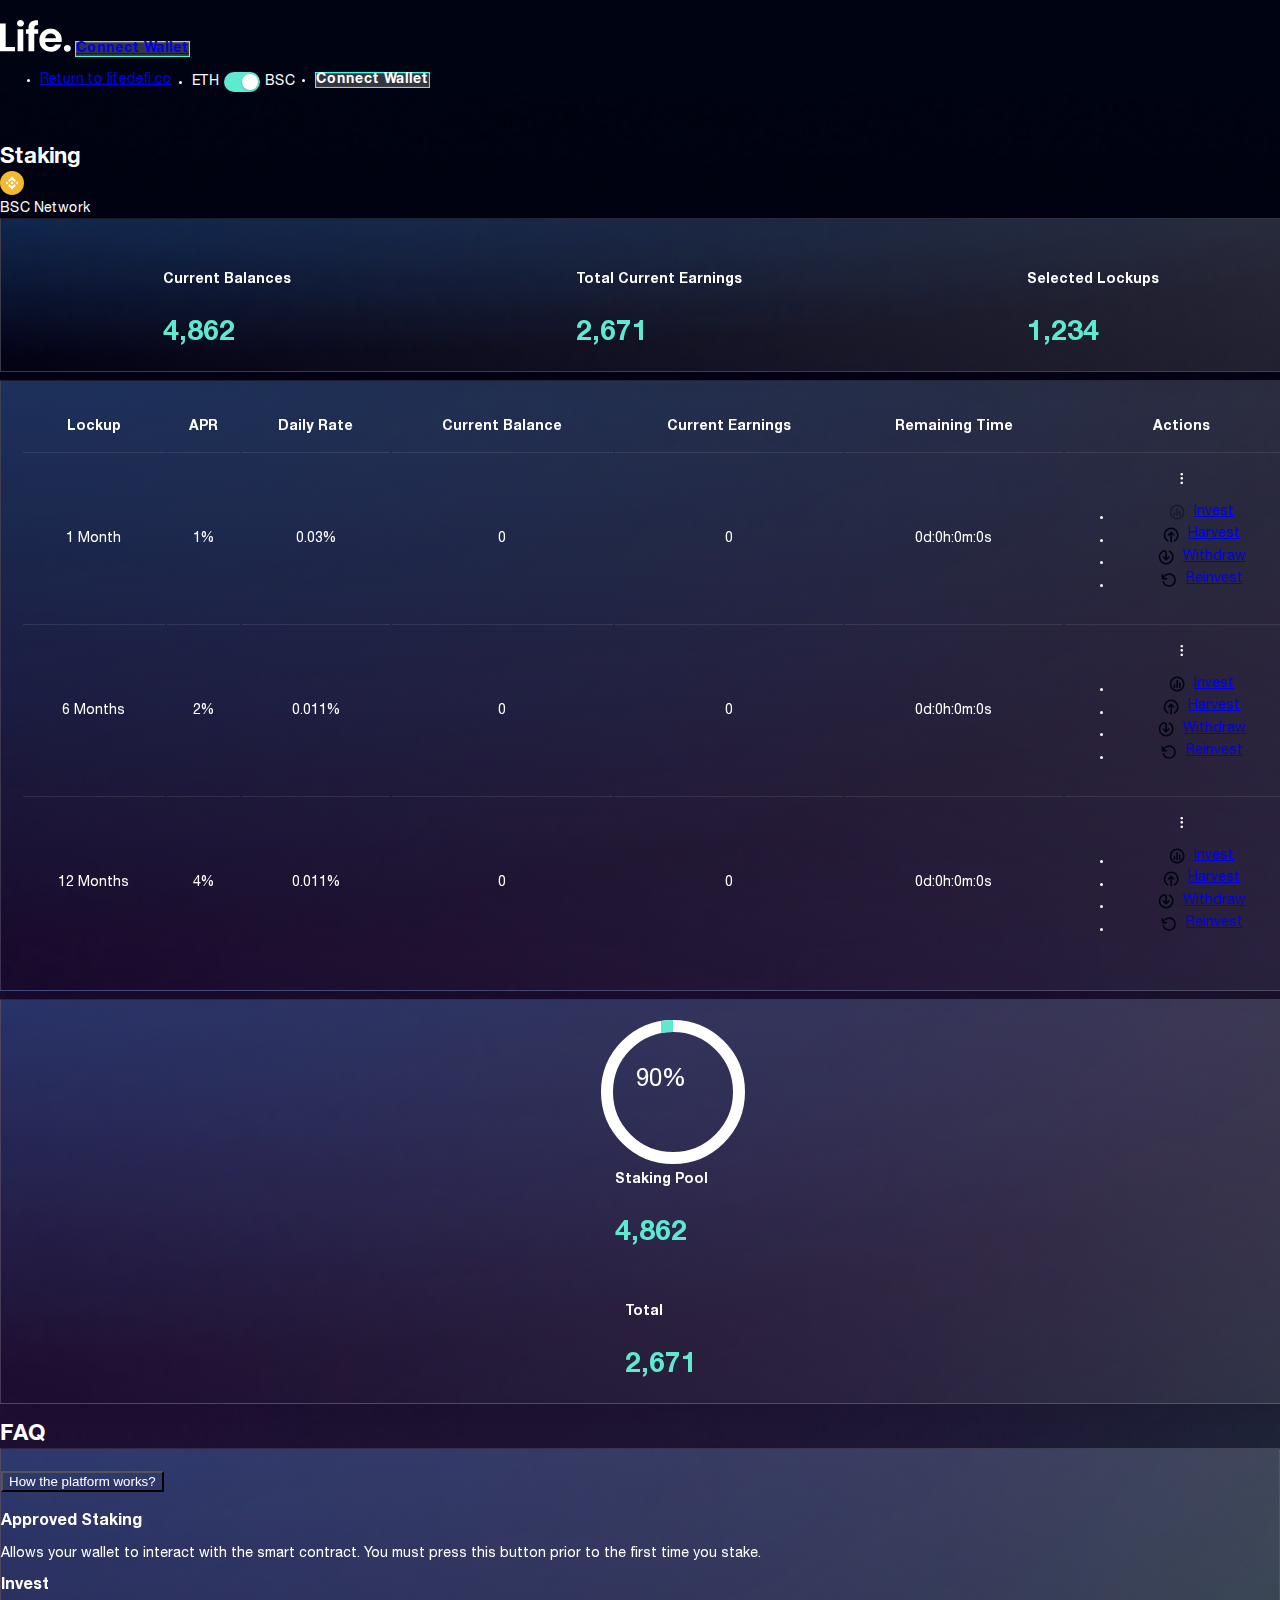
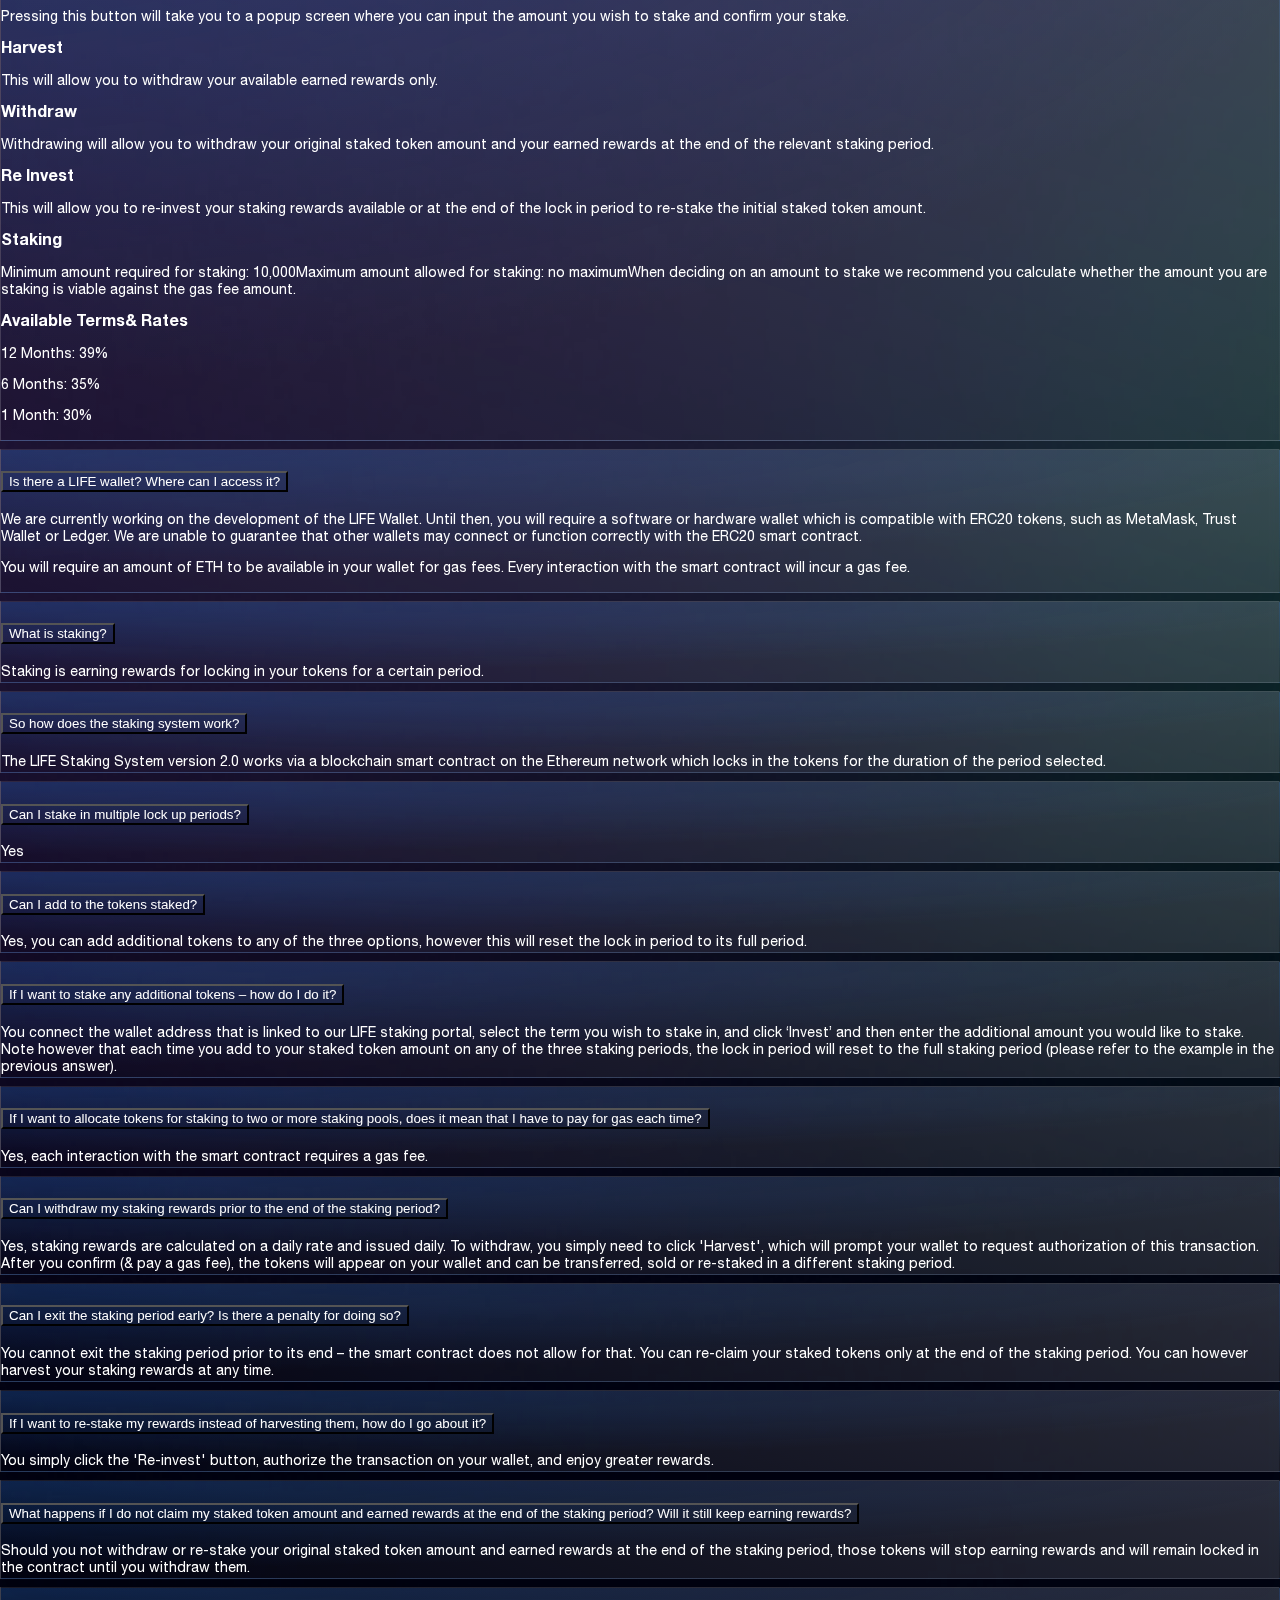
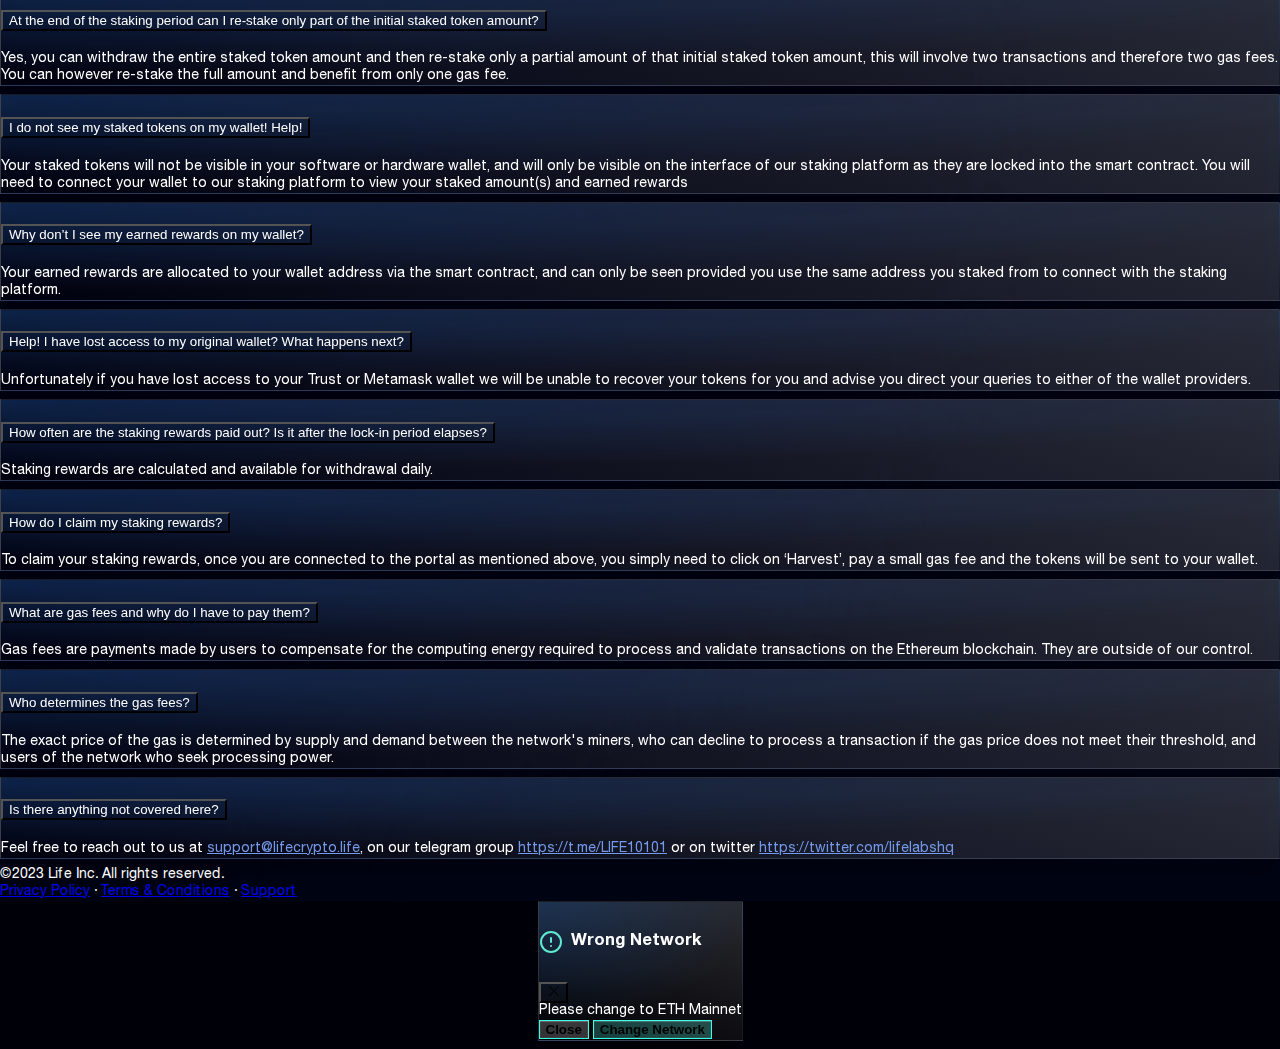
<file: index.html>
<!DOCTYPE html>
<html lang="en">

<head>
    <meta charset="utf-8" />
    <meta name="viewport" content="width=device-width, initial-scale=1, shrink-to-fit=no" />
    <meta name="description" content="" />
    <meta name="author" content="" />
    <title>Life - Staking</title>
    <!-- Favicon-->
    <link rel="icon" type="image/x-icon" href="assets/favicon.png" />

    <!-- Datatables-->
    <link rel="stylesheet" href="https://cdn.datatables.net/1.13.6/css/jquery.dataTables.css" />

    <!-- Bootstrap icons-->
    <link href="https://cdn.jsdelivr.net/npm/bootstrap-icons@1.5.0/font/bootstrap-icons.css" rel="stylesheet" />
    <!-- Bootstrap-->
    <link href="https://cdn.jsdelivr.net/npm/bootstrap@5.2.3/dist/css/bootstrap.min.css" rel="stylesheet" integrity="sha384-rbsA2VBKQhggwzxH7pPCaAqO46MgnOM80zW1RWuH61DGLwZJEdK2Kadq2F9CUG65" crossorigin="anonymous">
    <!-- Core theme CSS -->
    <link href="css/styles.css" rel="stylesheet" />
</head>

<body class="d-flex flex-column h-100">
    <main class="flex-shrink-0">
        <!-- Navigation-->
        <nav class="navbar navbar-expand-lg navbar-dark ">
            <div class="container">
                <a class="navbar-brand" href="index.html"><img src="assets/life-logo.4b5c04db.svg" alt="..." width="71" height="auto"></a>
                <!-- <button class="navbar-toggler" type="button" data-bs-toggle="collapse"
                    data-bs-target="#navbarSupportedContent" aria-controls="navbarSupportedContent"
                    aria-expanded="false" aria-label="Toggle navigation"><span
                        class="navbar-toggler-icon"></span></button> -->
                <a class="btn btn-primary btn-sm px-4 d-md-none" href="#features">Connect
                    Wallet</a>
                <div id="navbarSupportedContent">
                    <ul class="navbar-nav ms-auto mb-2 mb-lg-0 d-flex align-items-center justify-content-between justify-content-md-end">
                        <li class="nav-item"><a class="nav-link" href="https://lifedefi.co/">Return to lifedefi.co</a></li>
                        <li class="nav-item">
                            <div class="switch">
                                <div class="eth">ETH</div>
                                <a href="https://bscstaking.lifedefi.co/">
                                    <div class="toggle-base">
                                        <div class="button"></div>
                                    </div>
                                </a>
                                <div class="eth">BSC</div>
                            </div>
                        </li>
                        <li class="nav-item d-none d-md-block"><a class="btn btn-primary btn-sm px-4 me-sm-3" data-bs-toggle="modal" data-bs-target="#modal_wrong_network">Connect Wallet</a></li>
                    </ul>
                </div>
            </div>
        </nav>
        <!-- Features section-->
        <section class="py-2 mt-5" id="stats">
            <div class="container text-center">
                <div class="row mb-4">
                    <div class="col">
                        <div class="d-flex align-items-center justify-content-start gg-16">
                            <h2 class="section_title">Staking</h2>
                            <div class="d-flex align-items-center justify-content-start me-1 gg-8"> <img class="" alt="" src="assets/bsc.062d90de.svg" width="24" height="24">
                                <div class="d-flex align-items-start justify-center">
                                    <div class="">
                                        BSC Network </div>
                                </div>
                            </div>
                        </div>
                    </div>
                </div>
                <div class="row">
                    <div class="col-xl-12 col-md-12 d-flex align-items-stretch">
                        <div class="card bg-glass mb-3 text-white">
                            <div class="card-body">
                                <div class="card-balances row">
                                    <div class="card-section col-lg-4 col-12 my-3">
                                        <h6 class="card-title">Current Balances</h6>
                                        <p class="card-number">4,862</p>
                                    </div>
                                    <div class="card-section col-lg-4 col-12 my-3">
                                        <h6 class="card-title">Total Current Earnings</h6>
                                        <p class="card-number">2,671</p>
                                    </div>
                                    <div class="card-section col-lg-4 col-12 my-3">
                                        <h6 class="card-title">Selected Lockups</h6>
                                        <p class="card-number">1,234</p>
                                    </div>
                                </div>
                            </div>
                        </div>
                    </div>
                    
                    <div class="col-xl-8 col-md-12 d-flex align-items-stretch">
                        <div class="card bg-glass mb-3 text-white">
                            <div class="card-body">
                                <div class="table-responsive">
                                    <table id="life_staking_table" class="table text-white display">
                                        <thead>
                                            <tr>
                                                <th>Lockup</th>
                                                <th>APR</th>
                                                <th>Daily Rate</th>
                                                <th>Current Balance</th>
                                                <th>Current Earnings</th>
                                                <th>Remaining Time</th>
                                                <th>Actions</th>
                                            </tr>
                                        </thead>
                                        <tbody>
                                            <tr data-index="0">
                                                <td>1 Month</td>
                                                <td>1%</td>
                                                <td>0.03%</td>
                                                <td>0</td>
                                                <td>0</td>
                                                <td>0d:0h:0m:0s</td>
                                                <td>
                                                    <div class="dropdown dd-submenu">
                                                        <button class="btn btn-transparent" type="button" id="dropdownMenuButton1" data-bs-toggle="dropdown" aria-expanded="false" data-bs-boundary="window">
                                                            <i class="bi bi-three-dots-vertical"></i>
                                                        </button>
                                                        <ul class="dropdown-menu" aria-labelledby="dropdownMenuButton1" style="">
                                                            <li><a class="dropdown-item disabled" href="#"><i class="dd-icon"><img src="assets/bar-chart-circle-01.svg"></i>Invest</a></li>
                                                            <li><a class="dropdown-item" href="#"><i class="dd-icon"><img src="assets/arrow-circle-broken-up.svg"></i>Harvest</a></li>
                                                            <li><a class="dropdown-item" href="#"><i class="dd-icon"><img src="assets/download-04.svg"></i>Withdraw</a></li>
                                                            <li><a class="dropdown-item" href="#"><i class="dd-icon"><img src="assets/refresh-ccw-01.svg"></i>Reinvest</a></li>
                                                        </ul>
                                                    </div>
                                                </td>
                                            </tr>
                                            <tr data-index="1">
                                                <td>6 Months</td>
                                                <td>2%</td>
                                                <td>0.011%</td>
                                                <td>0</td>
                                                <td>0</td>
                                                <td>0d:0h:0m:0s</td>
                                                <td>
                                                    <div class="dropdown dd-submenu">
                                                        <button class="btn btn-transparent" type="button" id="dropdownMenuButton1" data-bs-toggle="dropdown" aria-expanded="false" data-bs-boundary="window">
                                                            <i class="bi bi-three-dots-vertical"></i>
                                                        </button>
                                                        <ul class="dropdown-menu" aria-labelledby="dropdownMenuButton1" style="">
                                                            <li><a class="dropdown-item" href="#"><i class="dd-icon"><img src="assets/bar-chart-circle-01.svg"></i>Invest</a></li>
                                                            <li><a class="dropdown-item" href="#"><i class="dd-icon"><img src="assets/arrow-circle-broken-up.svg"></i>Harvest</a></li>
                                                            <li><a class="dropdown-item" href="#"><i class="dd-icon"><img src="assets/download-04.svg"></i>Withdraw</a></li>
                                                            <li><a class="dropdown-item" href="#"><i class="dd-icon"><img src="assets/refresh-ccw-01.svg"></i>Reinvest</a></li>
                                                        </ul>
                                                    </div>
                                                </td>
                                            </tr>
                                            <tr data-index="2">
                                                <td>12 Months</td>
                                                <td>4%</td>
                                                <td>0.011%</td>
                                                <td>0</td>
                                                <td>0</td>
                                                <td>0d:0h:0m:0s</td>
                                                <td>
                                                    <div class="dropdown dd-submenu">
                                                        <button class="btn btn-transparent" type="button" id="dropdownMenuButton1" data-bs-toggle="dropdown" aria-expanded="false" data-bs-boundary="window">
                                                            <i class="bi bi-three-dots-vertical"></i>
                                                        </button>
                                                        <ul class="dropdown-menu" aria-labelledby="dropdownMenuButton1" style="">
                                                            <li><a class="dropdown-item" href="#"><i class="dd-icon"><img src="assets/bar-chart-circle-01.svg"></i>Invest</a></li>
                                                            <li><a class="dropdown-item" href="#"><i class="dd-icon"><img src="assets/arrow-circle-broken-up.svg"></i>Harvest</a></li>
                                                            <li><a class="dropdown-item" href="#"><i class="dd-icon"><img src="assets/download-04.svg"></i>Withdraw</a></li>
                                                            <li><a class="dropdown-item" href="#"><i class="dd-icon"><img src="assets/refresh-ccw-01.svg"></i>Reinvest</a></li>
                                                        </ul>
                                                    </div>
                                                </td>
                                            </tr>
                                        </tbody>
                                    </table>
                                </div>
                            </div>
                        </div>
                    </div>

                    <div class="col-xl-4 col-md-12 d-flex align-items-stretch">
                        <div class="card bg-glass mb-3 text-white">
                            <div class="card-body">
                                <div class="w-100 d-flex flex-column flex-xl-row justify-content-xl-center align-items-xl-center gap-xl-4">
                                    <div class="col d-flex flex-direction-column align-items-center justify-content-center my-3">
                                        <div class="progress_wrapper">
                                            <div class="progress blue">
                                                <span class="progress-left">
                                                    <span class="progress-bar"></span>
                                                </span>
                                                <span class="progress-right">
                                                    <span class="progress-bar"></span>
                                                </span>
                                                <div class="progress-value">90%</div>
                                            </div>
                                        </div>
                                    </div>
                                    <div class="col my-3">
                                        <div class="section_wrapper">
                                            <div class="card-section">
                                                <h6 class="card-title">Staking Pool</h6>
                                                <p class="card-number">4,862</p>
                                            </div>
                                            <div class="card-section">
                                                <h6 class="card-title">Total</h6>
                                                <p class="card-number">2,671</p>
                                            </div>
                                        </div>
                                    </div>
                                </div>
                            </div>
                        </div>
                    </div>

                </div>
            </div>
        </section>
        <!-- FAQs section-->
        <section class="py-2" id="faq">
            <div class="container">
                <div class="row mb-4">
                    <h2 class="section_title">FAQ</h2>
                </div>
                <div class="row gx-5 justify-content-center">
                    <div class="col">
                        <div class="accordion" id="accordionExample">
                            <div class="accordion-item bg-glass">
                                <h2 class="accordion-header" id="headingThree">
                                    <button class="accordion-button collapsed" type="button" data-bs-toggle="collapse"
                                        data-bs-target="#collapse1" aria-expanded="false" aria-controls="collapse1">
                                        How the platform works?
                                    </button>
                                </h2>
                                <div id="collapse1" class="accordion-collapse collapse" aria-labelledby="headingThree"
                                    data-bs-parent="#accordionExample">
                                    <div class="accordion-body">
                                        <b>Approved Staking</b>
                            
                                        <p>Allows your wallet to interact with the smart contract. You must press this button prior to the first
                                            time you stake.</p>
                            
                                        <b>Invest</b>
                            
                                        <p>Pressing this button will take you to a popup screen where you can input the amount you wish to stake and
                                            confirm your stake.</p>
                            
                                        <b>Harvest</b>
                            
                                        <p>This will allow you to withdraw your available earned rewards only.</p>
                            
                                        <b>Withdraw</b>
                            
                                        <p>Withdrawing will allow you to withdraw your original staked token amount and your earned rewards at the
                                            end of the relevant staking period.</p>
                            
                                        <b>Re Invest</b>
                            
                                        <p>This will allow you to re-invest your staking rewards available or at the end of the lock in period to
                                            re-stake the initial staked token amount.</p>
                            
                                        <b>Staking</b>
                            
                                        <p>Minimum amount required for staking: 10,000Maximum amount allowed for staking: no maximumWhen deciding on
                                            an amount to stake we recommend you calculate whether the amount you are staking is viable against the
                                            gas fee amount.</p>
                            
                                        <b>Available Terms&amp; Rates</b>
                            
                                        <p>12 Months: 39%</p>
                                        <p>6 Months: 35%</p>
                                        <p>1 Month: 30%</p>
                            
                                    </div>
                                </div>
                            </div>
                            
                            
                            <div class="accordion-item bg-glass">
                                <h2 class="accordion-header" id="headingThree">
                                    <button class="accordion-button collapsed" type="button" data-bs-toggle="collapse"
                                        data-bs-target="#collapse2" aria-expanded="false" aria-controls="collapse2">
                                        Is there a LIFE wallet? Where can I access it?
                                    </button>
                                </h2>
                                <div id="collapse2" class="accordion-collapse collapse" aria-labelledby="headingThree"
                                    data-bs-parent="#accordionExample">
                                    <div class="accordion-body">
                                        <p>We are currently working on the development of the LIFE Wallet. Until then, you will require a software
                                            or hardware
                                            wallet which is compatible with ERC20 tokens, such as MetaMask, Trust Wallet or Ledger. We are unable to
                                            guarantee that
                                            other wallets may connect or function correctly with the ERC20 smart
                                            contract.</p>
                            
                                        <p></p>You will require an amount of ETH to be available in your wallet for gas fees. Every interaction with
                                        the smart contract
                                        will incur a gas fee.</p>
                                    </div>
                                </div>
                            </div>
                            
                            <div class="accordion-item bg-glass">
                                <h2 class="accordion-header" id="headingThree">
                                    <button class="accordion-button collapsed" type="button" data-bs-toggle="collapse"
                                        data-bs-target="#collapse3" aria-expanded="false" aria-controls="collapse3">
                                        What is staking?
                                    </button>
                                </h2>
                                <div id="collapse3" class="accordion-collapse collapse" aria-labelledby="headingThree"
                                    data-bs-parent="#accordionExample">
                                    <div class="accordion-body">
                                        Staking is earning rewards for locking in your tokens for a certain period.
                            
                                    </div>
                                </div>
                            </div>
                            
                            <div class="accordion-item bg-glass">
                                <h2 class="accordion-header" id="headingThree">
                                    <button class="accordion-button collapsed" type="button" data-bs-toggle="collapse"
                                        data-bs-target="#collapse4" aria-expanded="false" aria-controls="collapse4">
                                        So how does the staking system work?
                                    </button>
                                </h2>
                                <div id="collapse4" class="accordion-collapse collapse" aria-labelledby="headingThree"
                                    data-bs-parent="#accordionExample">
                                    <div class="accordion-body">
                                        The LIFE Staking System version 2.0 works via a blockchain smart contract on the Ethereum network which
                                        locks in the
                                        tokens for the duration of the period selected.
                            
                                    </div>
                                </div>
                            </div>
                            
                            <div class="accordion-item bg-glass">
                                <h2 class="accordion-header" id="headingThree">
                                    <button class="accordion-button collapsed" type="button" data-bs-toggle="collapse"
                                        data-bs-target="#collapse5" aria-expanded="false" aria-controls="collapse5">
                                        Can I stake in multiple lock up periods?
                            
                                    </button>
                                </h2>
                                <div id="collapse5" class="accordion-collapse collapse" aria-labelledby="headingThree"
                                    data-bs-parent="#accordionExample">
                                    <div class="accordion-body">
                                        Yes
                                    </div>
                                </div>
                            </div>
                            
                            <div class="accordion-item bg-glass">
                                <h2 class="accordion-header" id="headingThree">
                                    <button class="accordion-button collapsed" type="button" data-bs-toggle="collapse"
                                        data-bs-target="#collapse6" aria-expanded="false" aria-controls="collapse6">
                                        Can I add to the tokens staked?
                                    </button>
                                </h2>
                                <div id="collapse6" class="accordion-collapse collapse" aria-labelledby="headingThree"
                                    data-bs-parent="#accordionExample">
                                    <div class="accordion-body">
                                        Yes, you can add additional tokens to any of the three options, however this will reset the lock in period
                                        to its full
                                        period.
                                    </div>
                                </div>
                            </div>
                            
                            <div class="accordion-item bg-glass">
                                <h2 class="accordion-header" id="headingThree">
                                    <button class="accordion-button collapsed" type="button" data-bs-toggle="collapse"
                                        data-bs-target="#collapse7" aria-expanded="false" aria-controls="collapse7">
                                        If I want to stake any additional tokens – how do I do it?
                                    </button>
                                </h2>
                                <div id="collapse7" class="accordion-collapse collapse" aria-labelledby="headingThree"
                                    data-bs-parent="#accordionExample">
                                    <div class="accordion-body">
                                        You connect the wallet address that is linked to our LIFE
                                        staking portal, select the term you wish to stake in, and click ‘Invest’ and then
                                        enter the additional amount you would like to stake. Note however that each time you
                                        add to your staked token amount on any of the three staking periods, the lock in
                                        period will reset to the full staking period (please refer to the example in the
                                        previous answer).
                                    </div>
                                </div>
                            </div>
                            
                            <div class="accordion-item bg-glass">
                                <h2 class="accordion-header" id="headingThree">
                                    <button class="accordion-button collapsed" type="button" data-bs-toggle="collapse"
                                        data-bs-target="#collapse8" aria-expanded="false" aria-controls="collapse8">
                                        If I want to allocate tokens for staking to two or more staking pools, does it mean that I have to pay for
                                        gas each
                                        time?
                            
                                    </button>
                                </h2>
                                <div id="collapse8" class="accordion-collapse collapse" aria-labelledby="headingThree"
                                    data-bs-parent="#accordionExample">
                                    <div class="accordion-body">
                                        Yes, each interaction with the smart contract requires a
                                        gas fee.
                                    </div>
                                </div>
                            </div>
                            
                            <div class="accordion-item bg-glass">
                                <h2 class="accordion-header" id="headingThree">
                                    <button class="accordion-button collapsed" type="button" data-bs-toggle="collapse"
                                        data-bs-target="#collapse9" aria-expanded="false" aria-controls="collapse9">
                                        Can I withdraw my staking rewards prior to the end of the staking period?
                                    </button>
                                </h2>
                                <div id="collapse9" class="accordion-collapse collapse" aria-labelledby="headingThree"
                                    data-bs-parent="#accordionExample">
                                    <div class="accordion-body">
                                        Yes, staking rewards are calculated on a daily rate and issued daily. To withdraw, you simply need to click
                                        'Harvest',
                                        which will prompt your wallet to request authorization of this transaction. After you confirm (&amp; pay a
                                        gas fee), the
                                        tokens will appear on your wallet and can be transferred, sold or re-staked in a different staking period.
                            
                                    </div>
                                </div>
                            </div>
                            
                            <div class="accordion-item bg-glass">
                                <h2 class="accordion-header" id="headingThree">
                                    <button class="accordion-button collapsed" type="button" data-bs-toggle="collapse"
                                        data-bs-target="#collapse10" aria-expanded="false" aria-controls="collapse10">
                                        Can I exit the staking period early? Is there a penalty for doing so?
                                    </button>
                                </h2>
                                <div id="collapse10" class="accordion-collapse collapse" aria-labelledby="headingThree"
                                    data-bs-parent="#accordionExample">
                                    <div class="accordion-body">
                                        You cannot exit the staking period prior to its end – the smart contract does not allow for that. You can
                                        re-claim your
                                        staked tokens only at the end of the staking period. You can however harvest your staking rewards at any
                                        time.
                            
                                    </div>
                                </div>
                            </div>
                            
                            
                            
                            <div class="accordion-item bg-glass">
                                <h2 class="accordion-header" id="headingThree">
                                    <button class="accordion-button collapsed" type="button" data-bs-toggle="collapse"
                                        data-bs-target="#collapse11" aria-expanded="false" aria-controls="collapse11">
                                        If I want to re-stake my rewards instead of harvesting them, how do I go about it?
                            
                                    </button>
                                </h2>
                                <div id="collapse11" class="accordion-collapse collapse" aria-labelledby="headingThree"
                                    data-bs-parent="#accordionExample">
                                    <div class="accordion-body">
                                        You simply click the 'Re-invest' button, authorize the transaction on your wallet, and enjoy greater
                                        rewards.
                            
                                    </div>
                                </div>
                            </div>
                            <div class="accordion-item bg-glass">
                                <h2 class="accordion-header" id="headingThree">
                                    <button class="accordion-button collapsed" type="button" data-bs-toggle="collapse"
                                        data-bs-target="#collapse12" aria-expanded="false" aria-controls="collapse12">
                                        What happens if I do not claim my staked token amount and earned rewards at the end of the staking period?
                                        Will it still
                                        keep earning rewards?
                            
                                    </button>
                                </h2>
                                <div id="collapse12" class="accordion-collapse collapse" aria-labelledby="headingThree"
                                    data-bs-parent="#accordionExample">
                                    <div class="accordion-body">
                                        Should you not withdraw or re-stake your original staked token amount and earned rewards at the end of the
                                        staking
                                        period, those tokens will stop earning rewards and will remain locked in the contract until you withdraw
                                        them.
                            
                                    </div>
                                </div>
                            </div>
                            <div class="accordion-item bg-glass">
                                <h2 class="accordion-header" id="headingThree">
                                    <button class="accordion-button collapsed" type="button" data-bs-toggle="collapse"
                                        data-bs-target="#collapse13" aria-expanded="false" aria-controls="collapse13">
                                        At the end of the staking period can I re-stake only part of the initial staked token amount?
                            
                                    </button>
                                </h2>
                                <div id="collapse13" class="accordion-collapse collapse" aria-labelledby="headingThree"
                                    data-bs-parent="#accordionExample">
                                    <div class="accordion-body">
                                        Yes, you can withdraw the entire staked token amount and then re-stake only a partial amount of that initial
                                        staked
                                        token amount, this will involve two transactions and therefore two gas fees. You can however re-stake the
                                        full amount
                                        and benefit from only one gas fee.
                            
                                    </div>
                                </div>
                            </div>
                            <div class="accordion-item bg-glass">
                                <h2 class="accordion-header" id="headingThree">
                                    <button class="accordion-button collapsed" type="button" data-bs-toggle="collapse"
                                        data-bs-target="#collapse14" aria-expanded="false" aria-controls="collapse14">
                                        I do not see my staked tokens on my wallet! Help!
                            
                                    </button>
                                </h2>
                                <div id="collapse14" class="accordion-collapse collapse" aria-labelledby="headingThree"
                                    data-bs-parent="#accordionExample">
                                    <div class="accordion-body">
                                        Your staked tokens will not be visible in your software or hardware wallet, and will only be visible on the
                                        interface of
                                        our staking platform as they are locked into the smart contract. You will need to connect your wallet to our
                                        staking
                                        platform to view your staked amount(s) and earned rewards
                            
                                    </div>
                                </div>
                            </div>
                            <div class="accordion-item bg-glass">
                                <h2 class="accordion-header" id="headingThree">
                                    <button class="accordion-button collapsed" type="button" data-bs-toggle="collapse"
                                        data-bs-target="#collapse15" aria-expanded="false" aria-controls="collapse15">
                                        Why don’t I see my earned rewards on my wallet?
                            
                                    </button>
                                </h2>
                                <div id="collapse15" class="accordion-collapse collapse" aria-labelledby="headingThree"
                                    data-bs-parent="#accordionExample">
                                    <div class="accordion-body">
                                        Your earned rewards are allocated to your wallet address via the smart contract, and can only be seen
                                        provided you use
                                        the same address you staked from to connect with the staking platform.
                            
                                    </div>
                                </div>
                            </div>
                            
                            <div class="accordion-item bg-glass">
                                <h2 class="accordion-header" id="headingThree">
                                    <button class="accordion-button collapsed" type="button" data-bs-toggle="collapse"
                                        data-bs-target="#collapse16" aria-expanded="false" aria-controls="collapse16">
                                        Help! I have lost access to my original wallet? What happens next?
                            
                                    </button>
                                </h2>
                                <div id="collapse16" class="accordion-collapse collapse" aria-labelledby="headingThree"
                                    data-bs-parent="#accordionExample">
                                    <div class="accordion-body">
                                        Unfortunately if you have lost access to your Trust or Metamask wallet we will be unable to recover your
                                        tokens for you
                                        and advise you direct your queries to either of the wallet providers.
                            
                                    </div>
                                </div>
                            </div>
                            
                            <div class="accordion-item bg-glass">
                                <h2 class="accordion-header" id="headingThree">
                                    <button class="accordion-button collapsed" type="button" data-bs-toggle="collapse"
                                        data-bs-target="#collapse17" aria-expanded="false" aria-controls="collapse17">
                                        How often are the staking rewards paid out? Is it after the lock-in period elapses?
                            
                                    </button>
                                </h2>
                                <div id="collapse17" class="accordion-collapse collapse" aria-labelledby="headingThree"
                                    data-bs-parent="#accordionExample">
                                    <div class="accordion-body">
                                        Staking rewards are calculated and available for withdrawal daily.
                            
                                    </div>
                                </div>
                            </div>
                            
                            <div class="accordion-item bg-glass">
                                <h2 class="accordion-header" id="headingThree">
                                    <button class="accordion-button collapsed" type="button" data-bs-toggle="collapse"
                                        data-bs-target="#collapse18" aria-expanded="false" aria-controls="collapse18">
                                        How do I claim my staking rewards?
                            
                                    </button>
                                </h2>
                                <div id="collapse18" class="accordion-collapse collapse" aria-labelledby="headingThree"
                                    data-bs-parent="#accordionExample">
                                    <div class="accordion-body">
                                        To claim your staking rewards, once you are connected to the portal as mentioned above, you simply need to
                                        click on
                                        ‘Harvest’, pay a small gas fee and the tokens will be sent to your wallet.
                            
                                    </div>
                                </div>
                            </div>
                            
                            <div class="accordion-item bg-glass">
                                <h2 class="accordion-header" id="headingThree">
                                    <button class="accordion-button collapsed" type="button" data-bs-toggle="collapse"
                                        data-bs-target="#collapse19" aria-expanded="false" aria-controls="collapse19">
                                        What are gas fees and why do I have to pay them?
                            
                                    </button>
                                </h2>
                                <div id="collapse19" class="accordion-collapse collapse" aria-labelledby="headingThree"
                                    data-bs-parent="#accordionExample">
                                    <div class="accordion-body">
                                        Gas fees are&nbsp;payments made by users to compensate for the computing energy required to process and
                                        validate
                                        transactions on the Ethereum blockchain. They are outside of our control.
                            
                                    </div>
                                </div>
                            </div>
                            
                            <div class="accordion-item bg-glass">
                                <h2 class="accordion-header" id="headingThree">
                                    <button class="accordion-button collapsed" type="button" data-bs-toggle="collapse"
                                        data-bs-target="#collapse20" aria-expanded="false" aria-controls="collapse20">
                                        Who determines the gas fees?
                            
                                    </button>
                                </h2>
                                <div id="collapse20" class="accordion-collapse collapse" aria-labelledby="headingThree"
                                    data-bs-parent="#accordionExample">
                                    <div class="accordion-body">
                                        The exact price of the gas is determined by&nbsp;supply and demand between the network's miners, who can
                                        decline to
                                        process a transaction if the gas price does not meet their threshold, and users of the network who seek
                                        processing
                                        power.
                            
                                    </div>
                                </div>
                            </div>
                            
                            <div class="accordion-item bg-glass">
                                <h2 class="accordion-header" id="headingThree">
                                    <button class="accordion-button collapsed" type="button" data-bs-toggle="collapse"
                                        data-bs-target="#collapse21" aria-expanded="false" aria-controls="collapse21">
                                        Is there anything not covered here?
                            
                                    </button>
                                </h2>
                                <div id="collapse21" class="accordion-collapse collapse" aria-labelledby="headingThree"
                                    data-bs-parent="#accordionExample">
                                    <div class="accordion-body">
                                        Feel free to reach out to us at <a href="support@lifecrypto.life" target="_blank"
                                            style="color: rgb(116, 153, 234);">
                                            support@lifecrypto.life</a>, on our telegram group <a href="https://t.me/LIFE10101" target="_blank"
                                            style="color: rgb(116, 153, 234);"> https://t.me/LIFE10101</a> or on twitter <a
                                            href="https://twitter.com/lifelabshq" target="_blank" style="color: rgb(116, 153, 234);">
                                            https://twitter.com/lifelabshq</a>
                            
                                    </div>
                                </div>
                            </div>
                        </div>
                    </div>
                </div>
            </div>
        </section>
    </main>
    <!-- Footer-->
    <footer class=" py-4 mt-auto">
        <div class="container px-5">
            <div class="row align-align-items-center justify-content-between flex-column flex-sm-row">
                <div class="col-auto">
                    <div class="small m-0 text-white">&copy;2023 Life Inc. All rights reserved.</div>
                </div>
                <div class="col-auto">
                    <a class="link-light small" href="https://lifedefi.co/privacy-policy/">Privacy Policy</a>
                    <span class="text-white mx-1">&middot;</span>
                    <a class="link-light small" href="https://lifedefi.co/terms-conditions/">Terms & Conditions</a>
                    <span class="text-white mx-1">&middot;</span>
                    <a class="link-light small" href="https://lifedefi.co/support/">Support</a>
                </div>
            </div>
        </div>
    </footer>

    <!-- Modal -->
    <div class="modal fade" id="modal_wrong_network" data-bs-backdrop="static" data-bs-keyboard="false" tabindex="-1"
        aria-labelledby="modal_wrong_networkLabel" aria-hidden="true">
        <div class="modal-dialog">
            <div class="modal-content bg-glass">
                <div class="modal-header">
                    <h5 class="modal-title fs-5" id="modal_wrong_networkLabel"><i class="modal-icon"><img src="assets/alert-circle.svg"></i>Wrong Network</h5>
                    <button type="button" class="btn-close text-white" data-bs-dismiss="modal" aria-label="Close"><i class="bi bi-x-lg"></i>

</button>
                </div>
                <div class="modal-body">
                    Please change to ETH Mainnet
                </div>
                <div class="modal-footer">
                    <button type="button" class="btn btn-primary" data-bs-dismiss="modal">Close</button>
                    <button type="button" class="btn btn-secondary">Change Network</button>
                </div>
            </div>
        </div>
    </div>
    <script src="https://cdnjs.cloudflare.com/ajax/libs/jquery/3.7.0/jquery.min.js" integrity="sha512-3gJwYpMe3QewGELv8k/BX9vcqhryRdzRMxVfq6ngyWXwo03GFEzjsUm8Q7RZcHPHksttq7/GFoxjCVUjkjvPdw==" crossorigin="anonymous" referrerpolicy="no-referrer"></script>
    <!-- Bootstrap core JS-->
    <script src="https://cdn.jsdelivr.net/npm/@popperjs/core@2.11.6/dist/umd/popper.min.js" integrity="sha384-oBqDVmMz9ATKxIep9tiCxS/Z9fNfEXiDAYTujMAeBAsjFuCZSmKbSSUnQlmh/jp3" crossorigin="anonymous"></script>
    <script src="https://cdn.jsdelivr.net/npm/bootstrap@5.2.3/dist/js/bootstrap.min.js" integrity="sha384-cuYeSxntonz0PPNlHhBs68uyIAVpIIOZZ5JqeqvYYIcEL727kskC66kF92t6Xl2V" crossorigin="anonymous"></script>
    <!-- Datatables-->
    <script src="https://cdn.datatables.net/1.13.6/js/jquery.dataTables.js"></script>
    <!-- Core theme JS-->
    <script src="js/scripts.js"></script>
</body>

</html>
</file>
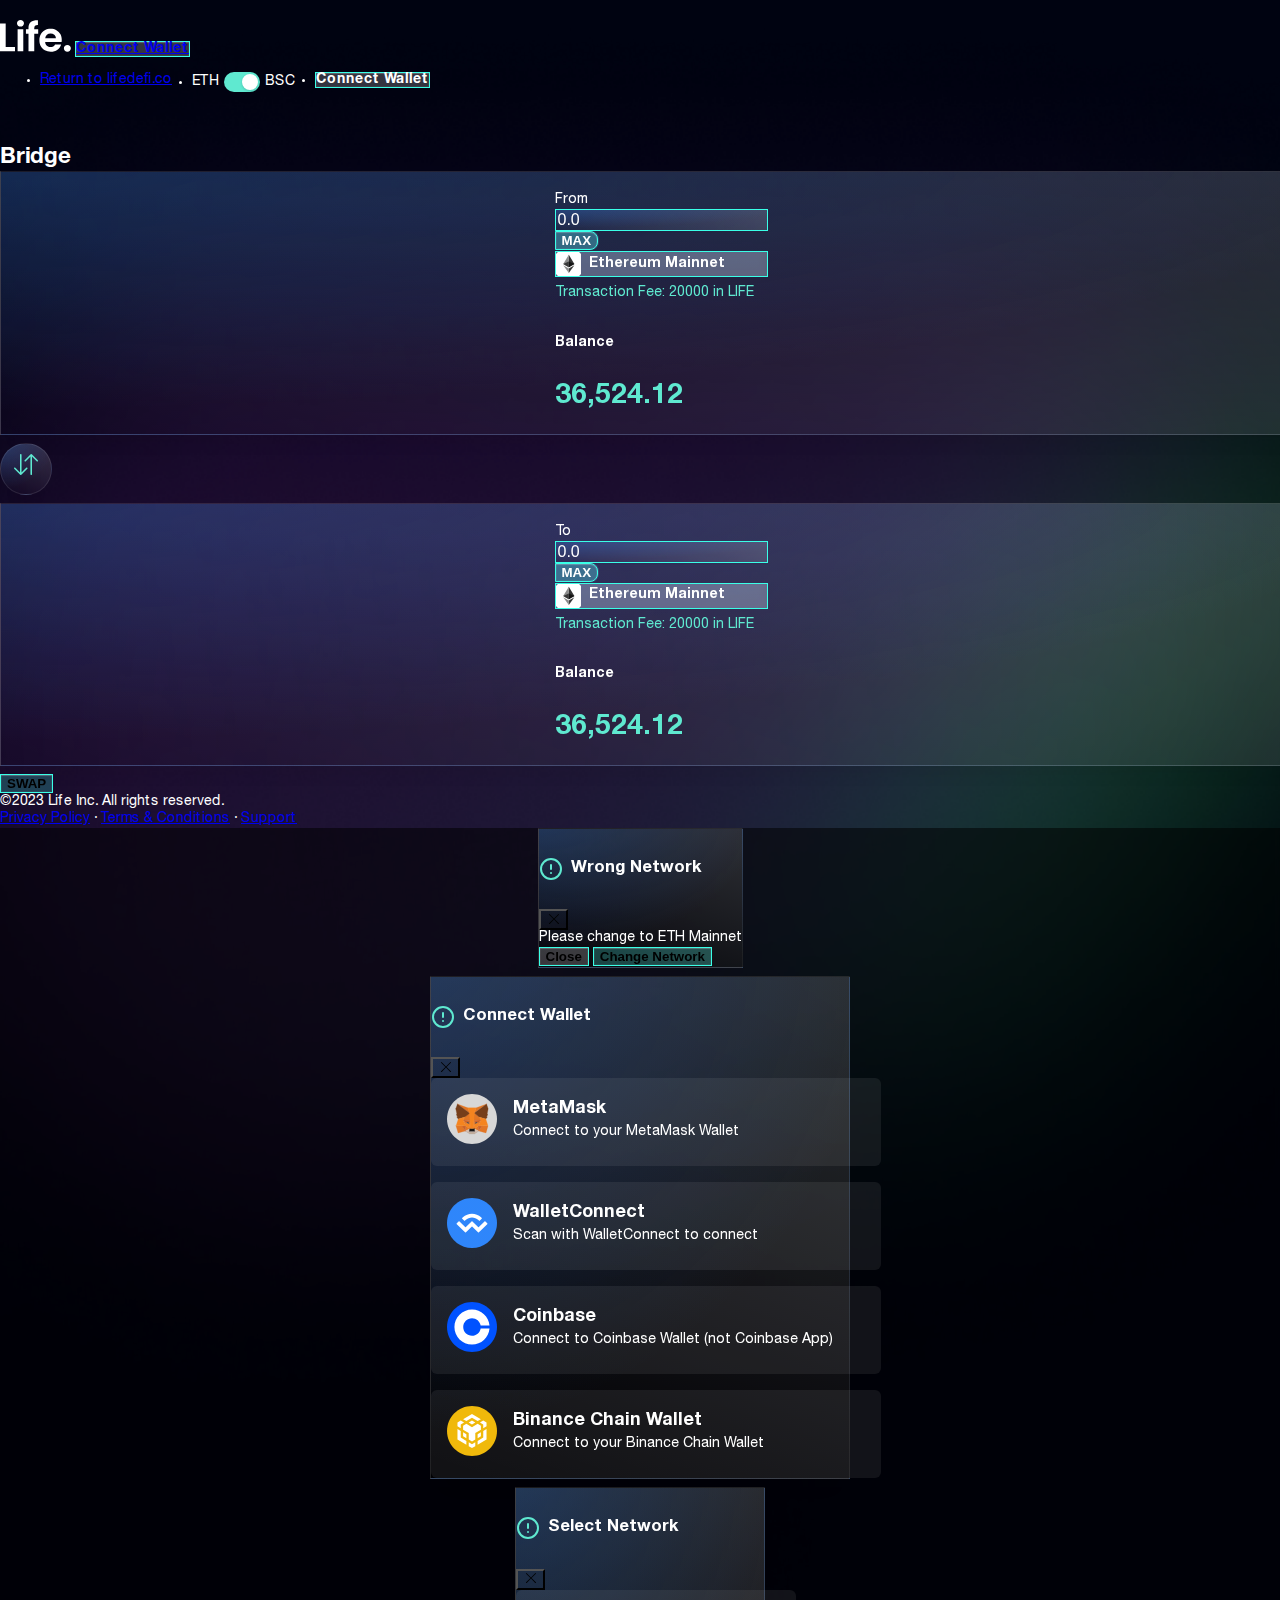
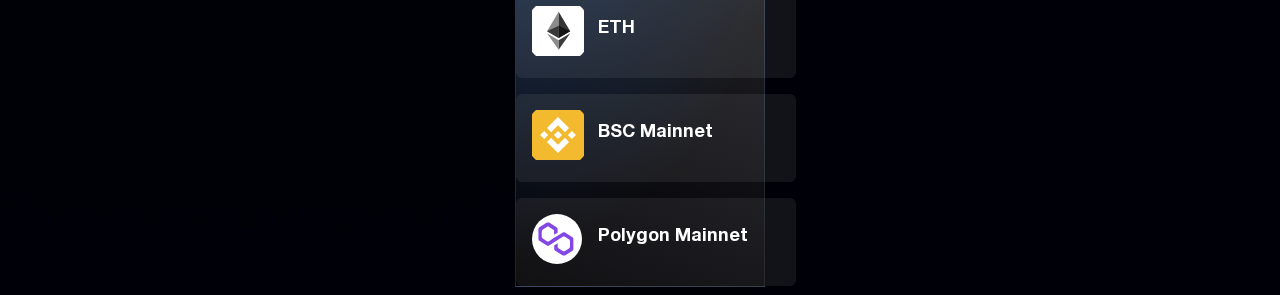
<file: bridge.html>
<!DOCTYPE html>
<html lang="en">

<head>
    <meta charset="utf-8" />
    <meta name="viewport" content="width=device-width, initial-scale=1, shrink-to-fit=no" />
    <meta name="description" content="" />
    <meta name="author" content="" />
    <title>Life - Bridge</title>
    <!-- Favicon-->
    <link rel="icon" type="image/x-icon" href="assets/favicon.png" />

    <!-- Datatables-->
    <link rel="stylesheet" href="https://cdn.datatables.net/1.13.6/css/jquery.dataTables.css" />

    <!-- Bootstrap icons-->
    <link href="https://cdn.jsdelivr.net/npm/bootstrap-icons@1.5.0/font/bootstrap-icons.css" rel="stylesheet" />
    <!-- Bootstrap-->
    <link href="https://cdn.jsdelivr.net/npm/bootstrap@5.2.3/dist/css/bootstrap.min.css" rel="stylesheet"
        integrity="sha384-rbsA2VBKQhggwzxH7pPCaAqO46MgnOM80zW1RWuH61DGLwZJEdK2Kadq2F9CUG65" crossorigin="anonymous">
    <!-- Core theme CSS -->
    <link href="css/styles.css" rel="stylesheet" />
</head>

<body class="d-flex flex-column h-100">
    <main class="flex-shrink-0">
        <!-- Navigation-->
        <nav class="navbar navbar-expand-lg navbar-dark ">
            <div class="container">
                <a class="navbar-brand" href="index.html"><img src="assets/life-logo.4b5c04db.svg" alt="..." width="71"
                        height="auto"></a>
                <!-- <button class="navbar-toggler" type="button" data-bs-toggle="collapse"
                    data-bs-target="#navbarSupportedContent" aria-controls="navbarSupportedContent"
                    aria-expanded="false" aria-label="Toggle navigation"><span
                        class="navbar-toggler-icon"></span></button> -->
                <a class="btn btn-primary btn-sm px-4 d-md-none" href="#features">Connect
                    Wallet</a>
                <div id="navbarSupportedContent">
                    <ul
                        class="navbar-nav ms-auto mb-2 mb-lg-0 d-flex align-items-center justify-content-between justify-content-md-end">
                        <li class="nav-item"><a class="nav-link" href="https://lifedefi.co/">Return to lifedefi.co</a>
                        </li>
                        <li class="nav-item">
                            <div class="switch">
                                <div class="eth">ETH</div>
                                <a href="https://bscstaking.lifedefi.co/">
                                    <div class="toggle-base">
                                        <div class="button"></div>
                                    </div>
                                </a>
                                <div class="bsc">BSC</div>
                            </div>
                        </li>
                        <li class="nav-item d-none d-md-block"><a class="btn btn-primary btn-sm px-4 me-sm-3"
                                data-bs-toggle="modal" data-bs-target="#modal_select_wallet">Connect Wallet</a></li>
                    </ul>
                </div>
            </div>
        </nav>
        <!-- Features section-->
        <section class="py-2 mt-5" id="stats">
            <div class="container">
                <div class="row mb-4">
                    <div class="col">
                        <div class="d-flex align-items-center justify-content-start gg-16">
                            <h2 class="section_title">Bridge</h2>
                            <!-- <div class="d-flex align-items-center justify-content-start me-1 gg-8"> <img class="" alt=""
                                    src="assets/bsc.062d90de.svg" width="24" height="24">
                                <div class="d-flex align-items-start justify-center">
                                    <div class="">
                                        BSC Network </div>
                                </div>
                            </div> -->
                        </div>
                    </div>
                </div>
                <div class="row">
                    <div class="col-xl-12 col-md-12 d-flex align-items-stretch">
                        <div class="card bg-glass  text-white">
                            <div class="card-body d-flex justify-content-start">
                                <div class="row w-100">
                                    <div class="col-md-9 col-12">
                                        <label class="form-label">From</label>
                                        <div class="row g-3 mb-2">
                                            <div class="col-md-6">
                                                <div class="input-group ">
                                                    <input type="number" class="form-control"
                                                        pattern="^[0-9]*[.,]?[0-9]*$" placeholder="0.0"
                                                        spellcheck="false" value="0.0" step="0.01">
                                                    <div class="input-group-append">
                                                        <button class="btn btn-outline-secondary"
                                                            type="button">MAX</button>
                                                    </div>
                                                </div>
                                            </div>
                                            <div class="col-md-6">
                                                <div class="btn btn-primary form-select bg-glass text-white"
                                                    data-bs-toggle="modal" data-bs-target="#modal_select_network">
                                                    <span class="option-wrapper"><i class="dd-icon"><img
                                                                src="assets/ETH.svg"></i> Ethereum Mainnet</span>
                                                </div>
                                            </div>

                                        </div>
                                        <small id="transtaction_fee" class="form-text text-primary">Transaction Fee:
                                            <span id="transtaction_fee_value">20000</span> in LIFE</small>
                                    </div>


                                    <div class="col-md-3 col-12 mt-md-0 mt-3">
                                        <h6 class="card-title">Balance</h6>
                                        <p class="card-number">36,524.12</p>
                                    </div>
                                </div>

                            </div>
                        </div>
                    </div>

                    <div class="col-xl-12 col-md-12 d-flex align-items-center justify-content-center mt-3 mb-3">
                        <a href="#">
                            <div class="main_arrow bg-glass">
                                <i class="bi bi-arrow-down-up"></i>
                            </div>
                        </a>
                    </div>

                    <div class="col-xl-12 col-md-12 d-flex align-items-stretch">
                        <div class="card bg-glass  text-white">
                            <div class="card-body d-flex justify-content-start">
                                <div class="row w-100">
                                    <div class="col-md-9 col-12">
                                        <label class="form-label">To</label>
                                        <div class="row g-3 mb-2">
                                            <div class="col-md-6">
                                                <div class="input-group ">
                                                    <input type="number" class="form-control"
                                                        pattern="^[0-9]*[.,]?[0-9]*$" placeholder="0.0"
                                                        spellcheck="false" value="0.0" step="0.01">
                                                    <div class="input-group-append">
                                                        <button class="btn btn-outline-secondary"
                                                            type="button">MAX</button>
                                                    </div>
                                                </div>
                                            </div>
                                            <div class="col-md-6">
                                                <div class="btn btn-primary form-select bg-glass text-white" data-bs-toggle="modal"
                                                    data-bs-target="#modal_select_network">
                                                    <span class="option-wrapper"><i class="dd-icon"><img src="assets/ETH.svg"></i> Ethereum Mainnet</span>
                                                </div>
                                            </div>
                                        </div>
                                        <small id="transtaction_fee" class="form-text text-primary">Transaction Fee:
                                            <span id="transtaction_fee_value">20000</span> in LIFE</small>
                                    </div>


                                    <div class="col-md-3 col-12 mt-md-0 mt-3">
                                        <h6 class="card-title">Balance</h6>
                                        <p class="card-number">36,524.12</p>
                                    </div>
                                </div>

                            </div>
                        </div>
                    </div>

                    <div class="col-xl-12 col-md-12 d-flex align-items-center justify-content-center mt-5 mb-5">
                        <button type="submit" class="btn btn-secondary ps-5 pe-5" data-bs-toggle="modal"
                            data-bs-target="#modal_select_network">SWAP</button>
                    </div>






                </div>
            </div>
        </section>

    </main>
    <!-- Footer-->
    <footer class=" py-4 mt-auto">
        <div class="container px-5">
            <div class="row align-align-items-center justify-content-between flex-column flex-sm-row">
                <div class="col-auto">
                    <div class="small m-0 text-white">&copy;2023 Life Inc. All rights reserved.</div>
                </div>
                <div class="col-auto">
                    <a class="link-light small" href="https://lifedefi.co/privacy-policy/">Privacy Policy</a>
                    <span class="text-white mx-1">&middot;</span>
                    <a class="link-light small" href="https://lifedefi.co/terms-conditions/">Terms & Conditions</a>
                    <span class="text-white mx-1">&middot;</span>
                    <a class="link-light small" href="https://lifedefi.co/support/">Support</a>
                </div>
            </div>
        </div>
    </footer>

    <!-- Modal Wrong Network-->
    <div class="modal fade" id="modal_wrong_network" data-bs-backdrop="static" data-bs-keyboard="false" tabindex="-1"
        aria-labelledby="modal_wrong_networkLabel" aria-hidden="true">
        <div class="modal-dialog">
            <div class="modal-content bg-glass">
                <div class="modal-header">
                    <h5 class="modal-title fs-5" id="modal_wrong_networkLabel"><i class="modal-icon"><img
                                src="assets/alert-circle.svg"></i>Wrong Network</h5>
                    <button type="button" class="btn-close text-white" data-bs-dismiss="modal" aria-label="Close"><i
                            class="bi bi-x-lg"></i>

                    </button>
                </div>
                <div class="modal-body">
                    Please change to ETH Mainnet
                </div>
                <div class="modal-footer">
                    <button type="button" class="btn btn-primary" data-bs-dismiss="modal">Close</button>
                    <button type="button" class="btn btn-secondary" data-bs-toggle="modal"
                        data-bs-target="#modal_select_wallet">Change Network</button>
                </div>
            </div>
        </div>
    </div>

    <!-- Modal Select Wallet -->
    <div class="modal fade" id="modal_select_wallet" data-bs-backdrop="static" data-bs-keyboard="false" tabindex="-1"
        aria-labelledby="modal_select_walletLabel" aria-hidden="true">
        <div class="modal-dialog">
            <div class="modal-content bg-glass">
                <div class="modal-header">
                    <h5 class="modal-title fs-5" id="modal_select_walletLabel"><i class="modal-icon"><img
                                src="assets/alert-circle.svg"></i>Connect Wallet</h5>
                    <button type="button" class="btn-close text-white" data-bs-dismiss="modal" aria-label="Close"><i
                            class="bi bi-x-lg"></i>

                    </button>
                </div>
                <div class="modal-body">
                    <div class="providers-wrapper">
                        <div class="provider-card">
                            <div class="provider-container">
                                <div class="provider-icon">
                                    <img src="assets/Metamask.svg">
                                </div>
                                <div class="provider-row">
                                    <div class="provider-name">MetaMask</div>
                                    <div class="provider-description">Connect to your MetaMask Wallet</div>
                                </div>
                            </div>
                        </div>
                        <div class="provider-card">
                            <div class="provider-container">
                                <div class="provider-icon">
                                    <img src="assets/wallet_connect.svg">
                                </div>
                                <div class="provider-row">
                                    <div class="provider-name">WalletConnect</div>
                                    <div class="provider-description">Scan with WalletConnect to connect</div>
                                </div>
                            </div>
                        </div>
                        <div class="provider-card">
                            <div class="provider-container">
                                <div class="provider-icon">
                                    <img src="assets/Coinbase.svg">
                                </div>
                                <div class="provider-row">
                                    <div class="provider-name">Coinbase</div>
                                    <div class="provider-description">Connect to Coinbase Wallet (not Coinbase App)
                                    </div>
                                </div>
                            </div>
                        </div>
                        <div class="provider-card">
                            <div class="provider-container">
                                <div class="provider-icon">
                                    <img src="assets/Binance_Smart_Chain.svg">
                                </div>
                                <div class="provider-row">
                                    <div class="provider-name">Binance Chain Wallet</div>
                                    <div class="provider-description">Connect to your Binance Chain Wallet</div>
                                </div>
                            </div>
                        </div>
                    </div>
                </div>
            </div>
        </div>
    </div>

    <!-- Modal Select Networks -->
    <div class="modal fade" id="modal_select_network" data-bs-backdrop="static" data-bs-keyboard="false" tabindex="-1"
        aria-labelledby="modal_select_networkLabel" aria-hidden="true">
        <div class="modal-dialog">
            <div class="modal-content bg-glass">
                <div class="modal-header">
                    <h5 class="modal-title fs-5" id="modal_select_networkLabel"><i class="modal-icon"><img
                                src="assets/alert-circle.svg"></i>Select Network</h5>
                    <button type="button" class="btn-close text-white" data-bs-dismiss="modal" aria-label="Close"><i
                            class="bi bi-x-lg"></i>

                    </button>
                </div>


                <div class="modal-body">
                    <div class="providers-wrapper">
                        <div class="provider-card">
                            <div class="provider-container">
                                <div class="provider-icon">
                                    <img src="assets/ETH.svg">
                                </div>
                                <div class="provider-row">
                                    <div class="provider-name">ETH</div>
                                </div>
                            </div>
                        </div>
                        <div class="provider-card">
                            <div class="provider-container">
                                <div class="provider-icon">
                                    <img src="assets/BSC.svg">
                                </div>
                                <div class="provider-row">
                                    <div class="provider-name">BSC Mainnet </div>
                                </div>
                            </div>
                        </div>
                        <div class="provider-card">
                            <div class="provider-container">
                                <div class="provider-icon">
                                    <img src="assets/Polygon.svg">
                                </div>
                                <div class="provider-row">
                                    <div class="provider-name">Polygon Mainnet</div>
                                </div>
                            </div>
                        </div>
                    </div>
                </div>
            </div>
        </div>
    </div>
    </div>

    <script src="https://cdnjs.cloudflare.com/ajax/libs/jquery/3.7.0/jquery.min.js"
        integrity="sha512-3gJwYpMe3QewGELv8k/BX9vcqhryRdzRMxVfq6ngyWXwo03GFEzjsUm8Q7RZcHPHksttq7/GFoxjCVUjkjvPdw=="
        crossorigin="anonymous" referrerpolicy="no-referrer"></script>
    <!-- Bootstrap core JS-->
    <script src="https://cdn.jsdelivr.net/npm/@popperjs/core@2.11.6/dist/umd/popper.min.js"
        integrity="sha384-oBqDVmMz9ATKxIep9tiCxS/Z9fNfEXiDAYTujMAeBAsjFuCZSmKbSSUnQlmh/jp3"
        crossorigin="anonymous"></script>
    <script src="https://cdn.jsdelivr.net/npm/bootstrap@5.2.3/dist/js/bootstrap.min.js"
        integrity="sha384-cuYeSxntonz0PPNlHhBs68uyIAVpIIOZZ5JqeqvYYIcEL727kskC66kF92t6Xl2V"
        crossorigin="anonymous"></script>
    <!-- Datatables-->
    <script src="https://cdn.datatables.net/1.13.6/js/jquery.dataTables.js"></script>
    <!-- Core theme JS-->
    <script src="js/scripts.js"></script>

    <script type="text/javascript">
        window.onload = () => {
            const myModal = new bootstrap.Modal('#modal_wrong_network');
            myModal.show();
        }
    </script>
</body>

</html>
</file>
<file: css/styles.css>
@font-face {
    font-family: 'Helvetica Neue LT Std';
    src: url('../fonts/HelveticaNeueLTStd-Roman.eot');
    src: url('../fonts/HelveticaNeueLTStd-Roman.eot?#iefix') format('embedded-opentype'),
        url('../fonts/HelveticaNeueLTStd-Roman.woff2') format('woff2'),
        url('../fonts/HelveticaNeueLTStd-Roman.woff') format('woff'),
        url('../fonts/HelveticaNeueLTStd-Roman.ttf') format('truetype'),
        url('../fonts/HelveticaNeueLTStd-Roman.svg#HelveticaNeueLTStd-Roman') format('svg');
    font-weight: normal;
    font-style: normal;
    font-display: swap;
}

@font-face {
    font-family: 'Helvetica Neue LT Std';
    src: url('../fonts/HelveticaNeueLTStd-Bd.eot');
    src: url('../fonts/HelveticaNeueLTStd-Bd.eot?#iefix') format('embedded-opentype'),
        url('../fonts/HelveticaNeueLTStd-Bd.woff2') format('woff2'),
        url('../fonts/HelveticaNeueLTStd-Bd.woff') format('woff'),
        url('../fonts/HelveticaNeueLTStd-Bd.ttf') format('truetype'),
        url('../fonts/HelveticaNeueLTStd-Bd.svg#HelveticaNeueLTStd-Bd') format('svg');
    font-weight: bold;
    font-style: normal;
    font-display: swap;
}

@font-face {
    font-family: 'Helvetica Neue LT Std';
    src: url('../fonts/HelveticaNeueLTStd-Blk.eot');
    src: url('../fonts/HelveticaNeueLTStd-Blk.eot?#iefix') format('embedded-opentype'),
        url('../fonts/HelveticaNeueLTStd-Blk.woff2') format('woff2'),
        url('../fonts/HelveticaNeueLTStd-Blk.woff') format('woff'),
        url('../fonts/HelveticaNeueLTStd-Blk.ttf') format('truetype'),
        url('../fonts/HelveticaNeueLTStd-Blk.svg#HelveticaNeueLTStd-Blk') format('svg');
    font-weight: 900;
    font-style: normal;
    font-display: swap;
}

@font-face {
    font-family: 'Helvetica Neue LT Std';
    src: url('../fonts/HelveticaNeueLTStd-Md.eot');
    src: url('../fonts/HelveticaNeueLTStd-Md.eot?#iefix') format('embedded-opentype'),
        url('../fonts/HelveticaNeueLTStd-Md.woff2') format('woff2'),
        url('../fonts/HelveticaNeueLTStd-Md.woff') format('woff'),
        url('../fonts/HelveticaNeueLTStd-Md.ttf') format('truetype'),
        url('../fonts/HelveticaNeueLTStd-Md.svg#HelveticaNeueLTStd-Md') format('svg');
    font-weight: 500;
    font-style: normal;
    font-display: swap;
}

:root {
    /* fonts */
    --font-helvetica-neue-lt-std: "Helvetica Neue LT Std";

    /* font sizes */
    --text-md-semibold-size: 16px;
    --font-size-xs: 12px;
    --text-sm-regular-size: 14px;
    --text-lg-semibold-size: 18px;
    --font-size-13xl: 32px;
    --font-size-mini: 15px;
    --font-size-11xl: 30px;

    /* Colors */
    --primary-600: #0a3741;
    --base-white: #fff;
    --black: #000311;
    --color-gray-100: rgba(255, 255, 255, 0.1);
    --dark-grey: #575a63;
    /* --aquamarine: #3affe7; */
    --primary-green: #5fe9d0;

    /* Gaps */
    --gap-5xs: 8px;
    --gap-xl: 20px;
    --gap-690xl: 709px;
    --gap-base: 16px;
    --gap-10xl: 29px;
    --gap-9xs: 4px;
    --gap-220xl: 239px;
    --gap-5xl: 24px;
    --gap-0: 0px;

    /* Paddings */
    --padding-3xs: 10px;
    --padding-lg: 18px;
    --padding-base: 16px;
    --padding-xs: 12px;
    --padding-13xl: 32px;
    --padding-5xl: 24px;
    --padding-11xs: 2px;
    --padding-xl: 20px;
    --padding-7xs: 6px;
    --padding-4xs: 9px;

    /* border radiuses */
    --br-5xs: 8px;
    --br-xs: 12px;
    --br-5xl: 24px;
    --br-7xs: 6px;

    /* Effects */
    --shadow-xs: 0px 1px 2px rgba(16, 24, 40, 0.05);
    --shadow-lg: 0px 12px 16px -4px rgba(16, 24, 40, 0.08),
        0px 4px 6px -2px rgba(16, 24, 40, 0.03);
    --shadow-sm: 0px 1px 3px rgba(16, 24, 40, 0.1),
        0px 1px 2px rgba(16, 24, 40, 0.06);
    --glass-bg: var(--blue-gradient, radial-gradient(115.73% 100.05% at -7.32% -8.65%, rgba(36, 129, 255, 0.25) 0%, rgba(12, 16, 40, 0.00) 100%), linear-gradient(199deg, rgba(241, 244, 255, 0.17) 0%, rgba(255, 255, 255, 0.00) 100%), rgba(20, 22, 38, 0.50));

    /* Dropdown */
    --arrow-bg: #34495e;
    --arrow-color: #f39c12;
    --select-bg: #2c3e50;
}

/* Scrollbar */
::-webkit-scrollbar {
    width: 2px;
    height: 2px;
}

::-webkit-scrollbar-button {
    width: 0px;
    height: 0px;
}

::-webkit-scrollbar-thumb {
    background: #e1e1e1;
    border: 0px none #ffffff;
    border-radius: 50px;
}

::-webkit-scrollbar-thumb:hover {
    background: #ffffff;
}

::-webkit-scrollbar-thumb:active {
    background: #000000;
}

::-webkit-scrollbar-track {
    background: #666666;
    border: 0px none #ffffff;
    border-radius: 50px;
}

::-webkit-scrollbar-track:hover {
    background: #666666;
}

::-webkit-scrollbar-track:active {
    background: #333333;
}

::-webkit-scrollbar-corner {
    background: transparent;
}


/* Body */
.bg-dark {
    background: var(--glass-bg);
}

.bg-glass {
    --bs-bg-opacity: 1;
    background: var(--glass-bg);
    box-shadow: 0px 24px 16px -16px rgba(0, 0, 0, 0.05) !important;
    backdrop-filter: blur(20px);
    color: white;
    border: 0;
    margin-bottom: 8px;
    /* border-radius: 16px; */
    box-shadow: 0 4px 30px rgba(0, 0, 0, 0.1);
    backdrop-filter: blur(5px);
    -webkit-backdrop-filter: blur(5px);
    border: 1px solid rgba(255, 255, 255, 0.10);
    fill: #ffffff;
    color: #ffffff;
    background-color: #00000000;
    border-radius: var(--);
    /* z-index: -1; */
}

body {
    margin: 0;
    line-height: normal;
    font-family: 'Helvetica Neue LT Std';
    background-color: var(--black);
    font-size: var(--text-sm-regular-size);
    color: var(--base-white);
    font-family: var(--font-helvetica-neue-lt-std);
    background-image: url(../assets/bg-top.png);
    background-size: cover;
    background-repeat: no-repeat;
    background-position: center center;
}

p {
    font-size: 16px;
    font-weight: 400;
}

b {
    font-size: 16px;
    font-weight: 600;
    margin-bottom: 8px;
    display: block;
}

h1 {
    font-size: 2em;
    font-weight: bold;
}

h2 {
    font-size: 1.6em;
    font-weight: bold;
}

h3 {
    font-size: 1.4em;
    font-weight: bold;
}

h4 {
    font-size: 1.3em;
    font-weight: bold;
}

h5 {
    font-size: 1.2em;
    font-weight: bold;
}

h6 {
    font-size: 1em;
    font-weight: bold;
}

.text-primary {
    color: var(--primary-green) !important;
    font-size: 14px;
}

/* Navbar */

ul.navbar-nav {
    grid-gap: 20px;
    display: flex;
    flex-direction: row;
}

nav.navbar.navbar-expand-lg.navbar-dark {
    padding: 20px 0;
}

/* spacing */
.gg-8 {
    grid-gap: 8px;
}

.gg-16 {
    grid-gap: 16px;
}

.gg-32 {
    grid-gap: 32px;
}


.section_title {
    margin-bottom: 0;
}



/* Forms */
input.form-control,
input.form-control:focus,
select.form-select:focus,
select.form-select,
.dropdown .dropdown-toggle {
    border: 1px solid #3AFFE7;
    box-shadow: 0px 1px 2px 0px rgba(16, 24, 40, 0.05);
    background: var(--glass-bg);
    color: white;
    background-color: var(--glass-bg) !important;
    font-size: 16px;
    text-decoration: none;
}

select.form-select option {
    font-size: 16px!important;
}

a.dropdown-toggle {
    display: flex;
    align-items: center;
    grid-gap: 8px;
        justify-content: space-between;
}

i.dd-icon {
    display: flex;
}

span.option-wrapper {
    display: flex;
    align-items: center;
    grid-gap: 8px;
}

.main_arrow {
    width: 50px;
    height: 50px;
    display: flex;
    align-items: center;
    justify-content: center;
    border-radius: 100%;
    transition: all 0.2s;
}

.main_arrow i {
    font-size: 24px;
    color: var(--primary-green);
}

.main_arrow.bg-glass:hover {
    box-shadow: 0px 0px 13px 1px rgb(255 255 255 / 16%) !important;
    transition: all 0.2s;
}

/* Buttons */

.btn.btn-primary {
    background: -o-radial-gradient(-7.32% -8.65%, 70.91% 91.46%, rgba(255, 255, 255, 0.2) 0%, rgba(255, 255, 255, 0) 100%), -o-linear-gradient(316.49deg, rgba(255, 255, 255, 0.165) -61.03%, rgba(255, 255, 255, 0) 75.53%);
    background: radial-gradient(70.91% 91.46% at -7.32% -8.65%, rgba(255, 255, 255, 0.2) 0%, rgba(255, 255, 255, 0) 100%), linear-gradient(133.51deg, rgba(255, 255, 255, 0.165) -61.03%, rgba(255, 255, 255, 0) 75.53%);
    -webkit-box-shadow: inset 0 1px 1px 0 rgba(255, 255, 255, 0.2), inset 0 0 0 1px rgba(255, 255, 255, 0.05);
    box-shadow: inset 0 1px 1px 0 rgba(255, 255, 255, 0.2), inset 0 0 0 1px rgba(255, 255, 255, 0.05);
    border-radius: var(--);
    border: 1px solid #3AFFE7;
    background: rgba(255, 255, 255, 0.20);
    /* backdrop-filter: blur(15px); */
    font-weight: 600;
    transition: all 0.6s;
}

.btn.btn-primary:hover {

    background: -o-radial-gradient(-7.32% -8.65%, 70.91% 91.46%, rgba(255, 255, 255, 0.2) 0%, rgba(255, 255, 255, 0) 100%), -o-linear-gradient(316.49deg, rgba(255, 255, 255, 0.165) -61.03%, rgba(255, 255, 255, 0) 75.53%);
    background: radial-gradient(70.91% 91.46% at -7.32% -8.65%, rgba(255, 255, 255, 0.2) 0%, rgba(255, 255, 255, 0) 100%), linear-gradient(133.51deg, rgba(255, 255, 255, 0.165) -61.03%, rgba(255, 255, 255, 0) 75.53%);
    -webkit-box-shadow: inset 0 1px 1px 0 rgba(255, 255, 255, 0.2), inset 0 0 0 1px rgba(255, 255, 255, 0.05);
    box-shadow: inset 0 1px 1px 0 rgba(255, 255, 255, 0.2), inset 0 0 0 1px rgba(255, 255, 255, 0.05);
    border-radius: var(--);
    border: 1px solid #3AFFE7;
    background: rgba(255, 255, 255, 0.347);
    backdrop-filter: blur(15px);
    font-weight: 600;
    transition: all 0.6s;
}

.btn.btn-secondary {
    background: -o-radial-gradient(-7.32% -8.65%, 70.91% 91.46%, rgba(255, 255, 255, 0.2) 0%, rgba(255, 255, 255, 0) 100%), -o-linear-gradient(316.49deg, rgba(255, 255, 255, 0.165) -61.03%, rgba(255, 255, 255, 0) 75.53%);
    background: radial-gradient(70.91% 91.46% at -7.32% -8.65%, rgba(255, 255, 255, 0.2) 0%, rgba(255, 255, 255, 0) 100%), linear-gradient(133.51deg, rgba(255, 255, 255, 0.165) -61.03%, rgba(255, 255, 255, 0) 75.53%);
    -webkit-box-shadow: inset 0 1px 1px 0 rgba(255, 255, 255, 0.2), inset 0 0 0 1px rgba(255, 255, 255, 0.05);
    box-shadow: inset 0 1px 1px 0 rgba(255, 255, 255, 0.2), inset 0 0 0 1px rgba(255, 255, 255, 0.05);
    border-radius: var(--);
    border: 1px solid #3AFFE7;
    background: #3affe738;
    backdrop-filter: blur(15px);
    font-weight: 600;
    transition: all 0.6s;
}

.btn.btn-secondary:hover {

    background: -o-radial-gradient(-7.32% -8.65%, 70.91% 91.46%, rgba(255, 255, 255, 0.2) 0%, rgba(255, 255, 255, 0) 100%), -o-linear-gradient(316.49deg, rgba(255, 255, 255, 0.165) -61.03%, rgba(255, 255, 255, 0) 75.53%);
    background: radial-gradient(70.91% 91.46% at -7.32% -8.65%, rgba(255, 255, 255, 0.2) 0%, rgba(255, 255, 255, 0) 100%), linear-gradient(133.51deg, rgba(255, 255, 255, 0.165) -61.03%, rgba(255, 255, 255, 0) 75.53%);
    -webkit-box-shadow: inset 0 1px 1px 0 rgba(255, 255, 255, 0.2), inset 0 0 0 1px rgba(255, 255, 255, 0.05);
    box-shadow: inset 0 1px 1px 0 rgba(255, 255, 255, 0.2), inset 0 0 0 1px rgba(255, 255, 255, 0.05);
    border-radius: var(--);
    border: 1px solid #3AFFE7;
    background: #3affe761;
    backdrop-filter: blur(15px);
    font-weight: 600;
    transition: all 0.6s;
}

.btn-transparent {
    background: transparent;
    border: 0;
    outline: 0;
    color: white;
}

.input-group-append button {
    border-radius: 0px 8px 8px 0;
}

.btn-outline-secondary {
    background: -o-radial-gradient(-7.32% -8.65%, 70.91% 91.46%, rgba(255, 255, 255, 0.2) 0%, rgba(255, 255, 255, 0) 100%), -o-linear-gradient(316.49deg, rgba(255, 255, 255, 0.165) -61.03%, rgba(255, 255, 255, 0) 75.53%);
    background: radial-gradient(70.91% 91.46% at -7.32% -8.65%, rgba(255, 255, 255, 0.2) 0%, rgba(255, 255, 255, 0) 100%), linear-gradient(133.51deg, rgba(255, 255, 255, 0.165) -61.03%, rgba(255, 255, 255, 0) 75.53%);
    -webkit-box-shadow: inset 0 1px 1px 0 rgba(255, 255, 255, 0.2), inset 0 0 0 1px rgba(255, 255, 255, 0.05);
    box-shadow: inset 0 1px 1px 0 rgba(255, 255, 255, 0.2), inset 0 0 0 1px rgba(255, 255, 255, 0.05);
    border: 1px solid #3AFFE7;
    background: #3affe738;
    backdrop-filter: blur(15px);
    font-weight: 600;
    transition: all 0.6s;
    color: white;
}

.btn-outline-secondary:hover {
    background: -o-radial-gradient(-7.32% -8.65%, 70.91% 91.46%, rgba(255, 255, 255, 0.2) 0%, rgba(255, 255, 255, 0) 100%), -o-linear-gradient(316.49deg, rgba(255, 255, 255, 0.165) -61.03%, rgba(255, 255, 255, 0) 75.53%);
    background: radial-gradient(70.91% 91.46% at -7.32% -8.65%, rgba(255, 255, 255, 0.2) 0%, rgba(255, 255, 255, 0) 100%), linear-gradient(133.51deg, rgba(255, 255, 255, 0.165) -61.03%, rgba(255, 255, 255, 0) 75.53%);
    -webkit-box-shadow: inset 0 1px 1px 0 rgba(255, 255, 255, 0.2), inset 0 0 0 1px rgba(255, 255, 255, 0.05);
    box-shadow: inset 0 1px 1px 0 rgba(255, 255, 255, 0.2), inset 0 0 0 1px rgba(255, 255, 255, 0.05);
    border: 1px solid #3AFFE7;
    background: #3affe761;
    backdrop-filter: blur(15px);
    font-weight: 600;
    transition: all 0.6s;
}

.btn-label {
    position: relative;
    left: -12px;
    display: inline-block;
    padding: 6px 12px;
    background: rgba(0, 0, 0, 0.15);
    border-radius: 3px 0 0 3px;
}

.btn-labeled {
    padding-top: 0;
    padding-bottom: 0;
}

.table-responsive {
    width: 100%;
}

/*Navbar*/


div#navbarSupportedContent {
    width: 100%;
}

div#navbarSupportedContent ul {
    width: 100%;
    display: flex;
}

/* Cards */
.card {
    border-radius: var(--);
    padding: 20px;
    background-color: transparent;
    width: 100%;
}

.card-body {
    /* grid-gap: 20px; */
    display: flex;
    flex-direction: column;
    align-items: center;
    justify-content: center;
    padding: 0;
}

.section_wrapper {
    grid-gap: 20px;
    display: flex;
    flex-direction: column;
    align-items: center;
    justify-content: center;
}

.card-balances {
    display: inline-flex;
    width: 100%;
    justify-content: space-around;
}

.card-title {
    margin-bottom: 4px;
}

p.card-number {
    font-size: 2em;
    color: var(--primary-green);
    font-weight: 600;
    margin-bottom: 0;
}

/* End Cards */

.button,
.eth {
    position: relative;
}

.eth {
    line-height: 16px;
}

.button {
    border-radius: 50%;
    background-color: var(--base-white);
    box-shadow: var(--shadow-sm);
    width: 16px;
    height: 16px;
}

.switch,
.toggle-base {
    display: flex;
    flex-direction: row;
}

.toggle-base {
    border-radius: var(--br-xs);
    background-color: var(--primary-green);
    width: 36px;
    height: 20px;
    overflow: hidden;
    flex-shrink: 0;
    padding: var(--padding-11xs);
    box-sizing: border-box;
    align-items: center;
    justify-content: flex-end;
}

.switch {
    align-items: center;
    justify-content: center;
    gap: 5px;
    text-decoration: none;
}

.return-to-lifedefico {
    position: relative;
    text-decoration: underline;
    line-height: 24px;
    font-weight: 600;
}


/* Table */
table#life_staking_table {
    width: 100%;
    text-align: center;
    border-bottom: 0;
}

table#life_staking_table thead tr th,
table#life_staking_table tbody tr td {
    padding: 16px 8px;
    border-bottom: 1px solid rgb(255 255 255 / 10%);
    text-align: center;
    vertical-align: middle;
}

table#life_staking_table tbody tr:last-child td {
    border-bottom: 0;
}

.dd-submenu .disabled i {
    opacity: 0.4;
}

.dd-submenu a.dropdown-item {
    display: inline-flex;
    align-items: center;
    grid-gap: 8px;
    /* padding: 8px 16px; */
}

.dd-submenu a.dropdown-item i {
    display: flex;
    align-items: center;
    justify-content: center;
}

/* Progress */

.progress_wrapper {
    width: 100%;
    display: flex;
    align-items: center;
    justify-content: center;
}

@media (min-width: 991px) and (max-width: 1200px) {
    .section_wrapper {
        flex-direction: row;
        height: 100%;
        grid-gap: 60px;
    }
}

.progress {
    width: 120px;
    height: 120px !important;
    float: left;
    line-height: 120px;
    background: none;
    /*     margin: 20px; */
    box-shadow: none;
    position: relative;
}

.progress:after {
    content: "";
    width: 100%;
    height: 100%;
    border-radius: 50%;
    border: 12px solid #fff;
    position: absolute;
    top: 0;
    left: 0;
}

.progress>span {
    width: 50%;
    height: 100%;
    overflow: hidden;
    position: absolute;
    top: 0;
    z-index: 1;
}

.progress .progress-left {
    left: 0;
}

.progress .progress-bar {
    width: 100%;
    height: 100%;
    background: none;
    border-width: 12px;
    border-style: solid;
    position: absolute;
    top: 0;
}

.progress .progress-left .progress-bar {
    left: 100%;
    border-top-right-radius: 80px;
    border-bottom-right-radius: 80px;
    border-left: 0;
    -webkit-transform-origin: center left;
    transform-origin: center left;
}

.progress .progress-right {
    right: 0;
}

.progress .progress-right .progress-bar {
    left: -100%;
    border-top-left-radius: 80px;
    border-bottom-left-radius: 80px;
    border-right: 0;
    -webkit-transform-origin: center right;
    transform-origin: center right;
    animation: loading-1 1.8s linear forwards;
}

.progress .progress-value {
    width: 90%;
    height: 90%;
    border-radius: 50%;
    background: transparent;
    font-size: 24px;
    color: #fff;
    line-height: 110px;
    text-align: center;
    position: absolute;
    top: 5%;
    left: 5%;
}

.progress.blue .progress-bar {
    border-color: var(--primary-green);
}

.progress.blue .progress-left .progress-bar {
    animation: loading-2 1.5s linear forwards 1.8s;
}

.progress.yellow .progress-bar {
    border-color: #fdba04;
}

.progress.yellow .progress-right .progress-bar {
    animation: loading-3 1.8s linear forwards;
}

.progress.yellow .progress-left .progress-bar {
    animation: none;
}

@keyframes loading-1 {
    0% {
        -webkit-transform: rotate(0deg);
        transform: rotate(0deg);
    }

    100% {
        -webkit-transform: rotate(180deg);
        transform: rotate(180deg);
    }
}

@keyframes loading-2 {
    0% {
        -webkit-transform: rotate(0deg);
        transform: rotate(0deg);
    }

    100% {
        -webkit-transform: rotate(144deg);
        transform: rotate(144deg);
    }
}

@keyframes loading-3 {
    0% {
        -webkit-transform: rotate(0deg);
        transform: rotate(0deg);
    }

    100% {
        -webkit-transform: rotate(135deg);
        transform: rotate(135deg);
    }
}


/* Accordion FAQ */
.accordion-item {
    /* background: var(--glass-bg); */
    /* box-shadow: 0px 24px 16px -16px rgba(0, 0, 0, 0.05); */
    /* backdrop-filter: blur(20px); */
    color: white;
    border-radius: var(--border-radius);
    margin-bottom: 8px;
}

button.accordion-button,
.accordion-button:not(.collapsed) {
    background-color: transparent;
    color: white;
}

.accordion-body {
    border: 0;
}

button:focus {
    outline: 0;
    border: 0;
    box-shadow: none !important;
}

.accordion-button:not(.collapsed)::after {
    background-image: url(../assets/minuscircle.7dc83032.svg);
}

.accordion-button::after {
    background-image: url(../assets/plus-circle.svg);
}

.accordion-body,
.accordion-body p {
    font-size: 14px;
}

/* Modal */
.modal-header,
.modal-footer,
.modal-body {
    border: 0;
}

.modal-title,
i.modal-icon {
    display: flex;
    align-items: center;
}

.modal-title {
    grid-gap: 8px;
}

button.btn-close {
    background: transparent;
}

.modal-dialog {
    display: flex;
    align-items: center;
    justify-content: center;
    height: 100%;
}

.modal {
    background-color: #00000087;
    backdrop-filter: blur(2px);
}


/* Providers */

.provider-icon {
    width: 50px;
    height: 50px;
    display: flex;
}

.providers-wrapper {
    display: grid;
    grid-template-columns: 1fr;
    grid-gap: 16px;
}

.provider-card {
    width: 100%;
    padding: 16px;
    background: #ffffff12;
    border-radius: 6px;
}

.provider-card:hover {
    background: #ffffff29;
    cursor: pointer;
}

.provider-container {
    display: inline-flex;
    align-items: center;
    width: 100%;
    grid-gap: 16px;
}

.provider-name {
    font-weight: 600;
    font-size: 18px;
    margin-bottom: 4px;
}
</file>
